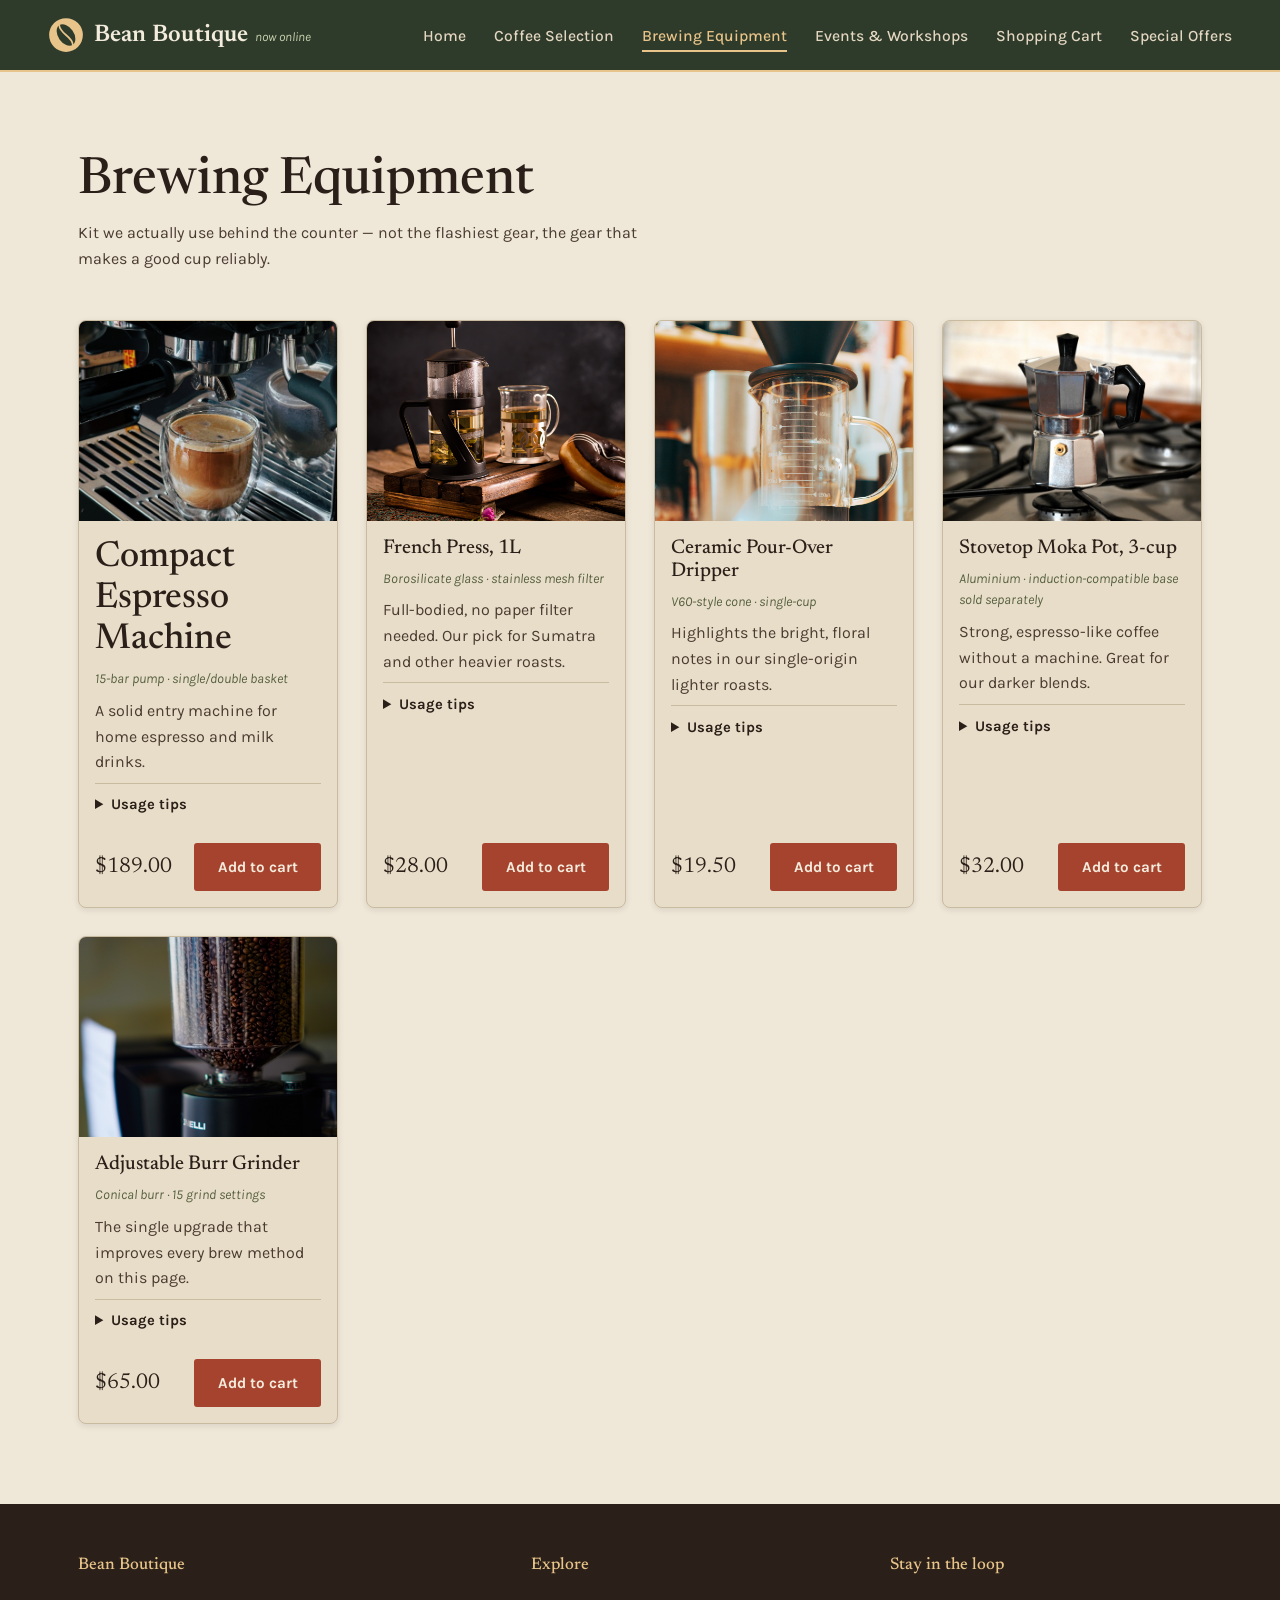
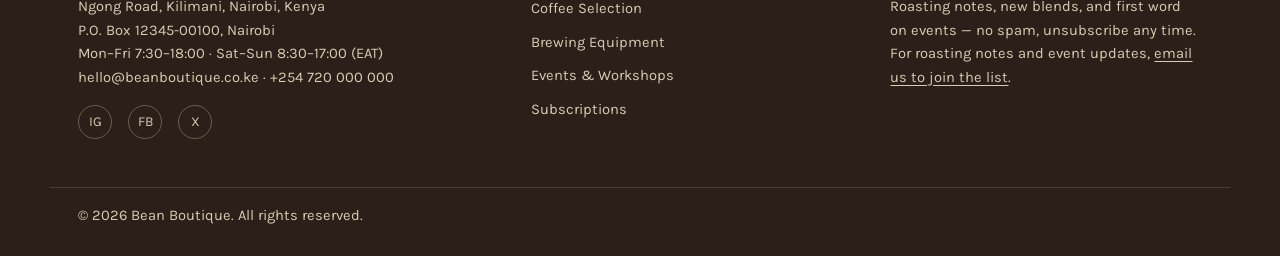
<file: Bean Boutique Coffee Shop/Brewing_equipment.html>
<!DOCTYPE html>
<html lang="en">
<head>
    <meta charset="UTF-8">
    <meta name="viewport" content="width=device-width, initial-scale=1.0">
    <title>Bean Boutique Brewing Equipment</title>
    <meta name="description" content="Espresso machines, French presses, and pour-over gear from Bean Boutique, with usage tips.">
    <link rel="stylesheet" href="style.css">
    <link rel="icon" href="images/logo.svg" type="image/svg+xml">
</head>
<body>
    <header class="site-header">
  <div class="site-header__bar">
      <a href="index.html" class="brand">
      <img src="images/logo.svg" alt="" class="brand__logo" width="36" height="36">
      <span class="brand__text">
        <span class="brand__name">Bean Boutique</span>
        <span class="brand__tagline">now online</span>
      </span>
    </a>
    <input type="checkbox" id="nav-toggle" class="nav-toggle">
    <label for="nav-toggle" class="nav-toggle-label">
      <span></span><span></span><span></span>
    </label>
    <nav class="primary-nav" aria-label="Primary">
      <ul>
        <li><a href="index.html">Home</a></li>
        <li><a href="Coffee_selection.html">Coffee Selection</a></li>
        <li><a href="Brewing_equipment.html" aria-current="page">Brewing Equipment</a></li>
        <li><a href="Events-workshops.html">Events & Workshops</a></li>
        <li><a href="Shopping_cart.html">Shopping Cart</a></li>
        <li><a href="offers_subscriptions.html">Special Offers</a></li>
      </ul>
    </nav>
  </div>
</header>

<main>
  <section class="section wrap">
    <div class="section-head">
      <h1>Brewing Equipment</h1>
      <p>Kit we actually use behind the counter — not the flashiest gear, the gear that makes a good cup reliably.</p>
    </div>

    <div class="card-grid">

      <article class="card" data-product-card data-name="Compact Espresso Machine">
        <div class="card__media">
           <img src="images/pexels-isaacgraphy-21853665.jpg" alt="Compact espresso machine pulling a shot" width="800" height="600" loading="lazy">
        </div>
        <div class="card__body">
          <h2>Compact Espresso Machine</h2>
          <p class="card__meta">15-bar pump · single/double basket</p>
          <p>A solid entry machine for home espresso and milk drinks.</p>
          <details class="usage-tips"><summary>Usage tips</summary><p>
            Preheat for 10 minutes before your first shot, and grind fresh — pre-ground coffee stales within days and flattens the flavour.
          </p></details>
          <div class="card__actions">
            <span class="card__price">$189.00</span>
            <a class="btn btn--primary" href="Shopping_cart.html?add=compact-espresso-machine" aria-label="Add Compact Espresso Machine to cart">Add to cart</a>

          </div>
        </div>
      </article>

      <article class="card" data-product-card data-name="French Press, 1L">
        <div class="card__media card__media--rust">
          <img src="images/pexels-hadis-12366321.jpg" alt="One-litre glass French press with coffee" width="800" height="600" loading="lazy">
        </div>
        <div class="card__body">
          <h3>French Press, 1L</h3>
          <p class="card__meta">Borosilicate glass · stainless mesh filter</p>
          <p>Full-bodied, no paper filter needed. Our pick for Sumatra and other heavier roasts.</p>
          <details class="usage-tips"><summary>Usage tips</summary><p>
            Use a coarse grind and steep for exactly 4 minutes, then plunge slowly. A grind that's too fine will clog the mesh and turn the cup bitter.
          </p></details>
          <div class="card__actions">
            <span class="card__price">$28.00</span>
            <a class="btn btn--primary" href="Shopping_cart.html?add=french-press-1l" aria-label="Add French Press, 1L to cart">Add to cart</a>

          </div>
        </div>
      </article>

      <article class="card" data-product-card data-name="Ceramic Pour-Over Dripper">
        <div class="card__media">
           <img src="images/pexels-fox-58267-9097038.jpg" alt="Ceramic pour-over dripper on a mug" width="800" height="600" loading="lazy">
        </div>
        <div class="card__body">
          <h3>Ceramic Pour-Over Dripper</h3>
          <p class="card__meta">V60-style cone · single-cup</p>
          <p>Highlights the bright, floral notes in our single-origin lighter roasts.</p>
          <details class="usage-tips"><summary>Usage tips</summary><p>
            Rinse the paper filter first to remove any papery taste, then pour in slow circles, starting from the centre and spiralling out.
          </p></details>
          <div class="card__actions">
            <span class="card__price">$19.50</span>
           <a class="btn btn--primary" href="Shopping_cart.html?add=ceramic-pour-over-dripper" aria-label="Add Ceramic Pour-Over Dripper to cart">Add to cart</a>

          </div>
        </div>
      </article>

      <article class="card" data-product-card data-name="Stovetop Moka Pot">
        <div class="card__media card__media--rust">
           <img src="images/pexels-giuseppe-de-bergolis-416966285-39296472.jpg" alt="Stovetop moka pot on a hob" width="800" height="600" loading="lazy">
        </div>
        <div class="card__body">
          <h3>Stovetop Moka Pot, 3-cup</h3>
          <p class="card__meta">Aluminium · induction-compatible base sold separately</p>
          <p>Strong, espresso-like coffee without a machine. Great for our darker blends.</p>
          <details class="usage-tips"><summary>Usage tips</summary><p>
            Use hot water in the base to start, and pull it off the heat as soon as you hear a gurgling hiss — that means it's finished.
          </p></details>
          <div class="card__actions">
            <span class="card__price">$32.00</span>
            <a class="btn btn--primary" href="Shopping_cart.html?add=stovetop-moka-pot" aria-label="Add Stovetop Moka Pot to cart">Add to cart</a>
          </div>
        </div>
      </article>

      <article class="card" data-product-card data-name="Adjustable Burr Grinder">
        <div class="card__media">
          <img src="images/pexels-kunal-lakhotia-781256899-21581639.jpg" alt="Adjustable burr coffee grinder" width="800" height="600" loading="lazy">
        </div>
        <div class="card__body">
          <h3>Adjustable Burr Grinder</h3>
          <p class="card__meta">Conical burr · 15 grind settings</p>
          <p>The single upgrade that improves every brew method on this page.</p>
          <details class="usage-tips"><summary>Usage tips</summary><p>
            Grind just before brewing, and match coarseness to method: coarse for French press, medium for filter, fine for espresso.
          </p></details>
          <div class="card__actions">
            <span class="card__price">$65.00</span>
            <a class="btn btn--primary" href="Shopping_cart.html?add=adjustable-burr-grinder" aria-label="Add Adjustable Burr Grinder to cart">Add to cart</a>
          </div>
        </div>
      </article>

    </div>
  </section>
</main>

<footer class="site-footer">
  <div class="site-footer__grid">
    <div>
      <h4>Bean Boutique</h4>
      <address>
        <p>Ngong Road, Kilimani, Nairobi, Kenya</p>
        <p>P.O. Box 12345-00100, Nairobi</p>
        <p>Mon–Fri 7:30–18:00 · Sat–Sun 8:30–17:00 (EAT)</p>
        <p>hello@beanboutique.co.ke · +254 720 000 000</p>
      </address>

      <div class="footer-social">
        <a href="#" aria-label="Bean Boutique on Instagram">IG</a>
        <a href="#" aria-label="Bean Boutique on Facebook">FB</a>
        <a href="#" aria-label="Bean Boutique on X">X</a>
      </div>
    </div>
    <div>
      <h4>Explore</h4>
      <ul>
        <li><a href="Coffee_selection.html">Coffee Selection</a></li>
        <li><a href="Brewing_equipment.html">Brewing Equipment</a></li>
        <li><a href="Events-workshops.html">Events & Workshops</a></li>
        <li><a href="offers_subscriptions.html">Subscriptions</a></li>
      </ul>
    </div>
    <div>
      <h4>Stay in the loop</h4>
      <p>Roasting notes, new blends, and first word on events — no spam, unsubscribe any time.</p>
      <p class="newsletter-note">For roasting notes and event updates, <a href="mailto:hello@beanboutique.co.ke?subject=Newsletter%20signup">email us to join the list</a>.</p>
    </div>
  </div>
  <div class="site-footer__base">
    <p>&copy; 2026 Bean Boutique. All rights reserved.</p>
  </div>
</footer>
<script src="site.js"></script>
</body>
</html>
</file>
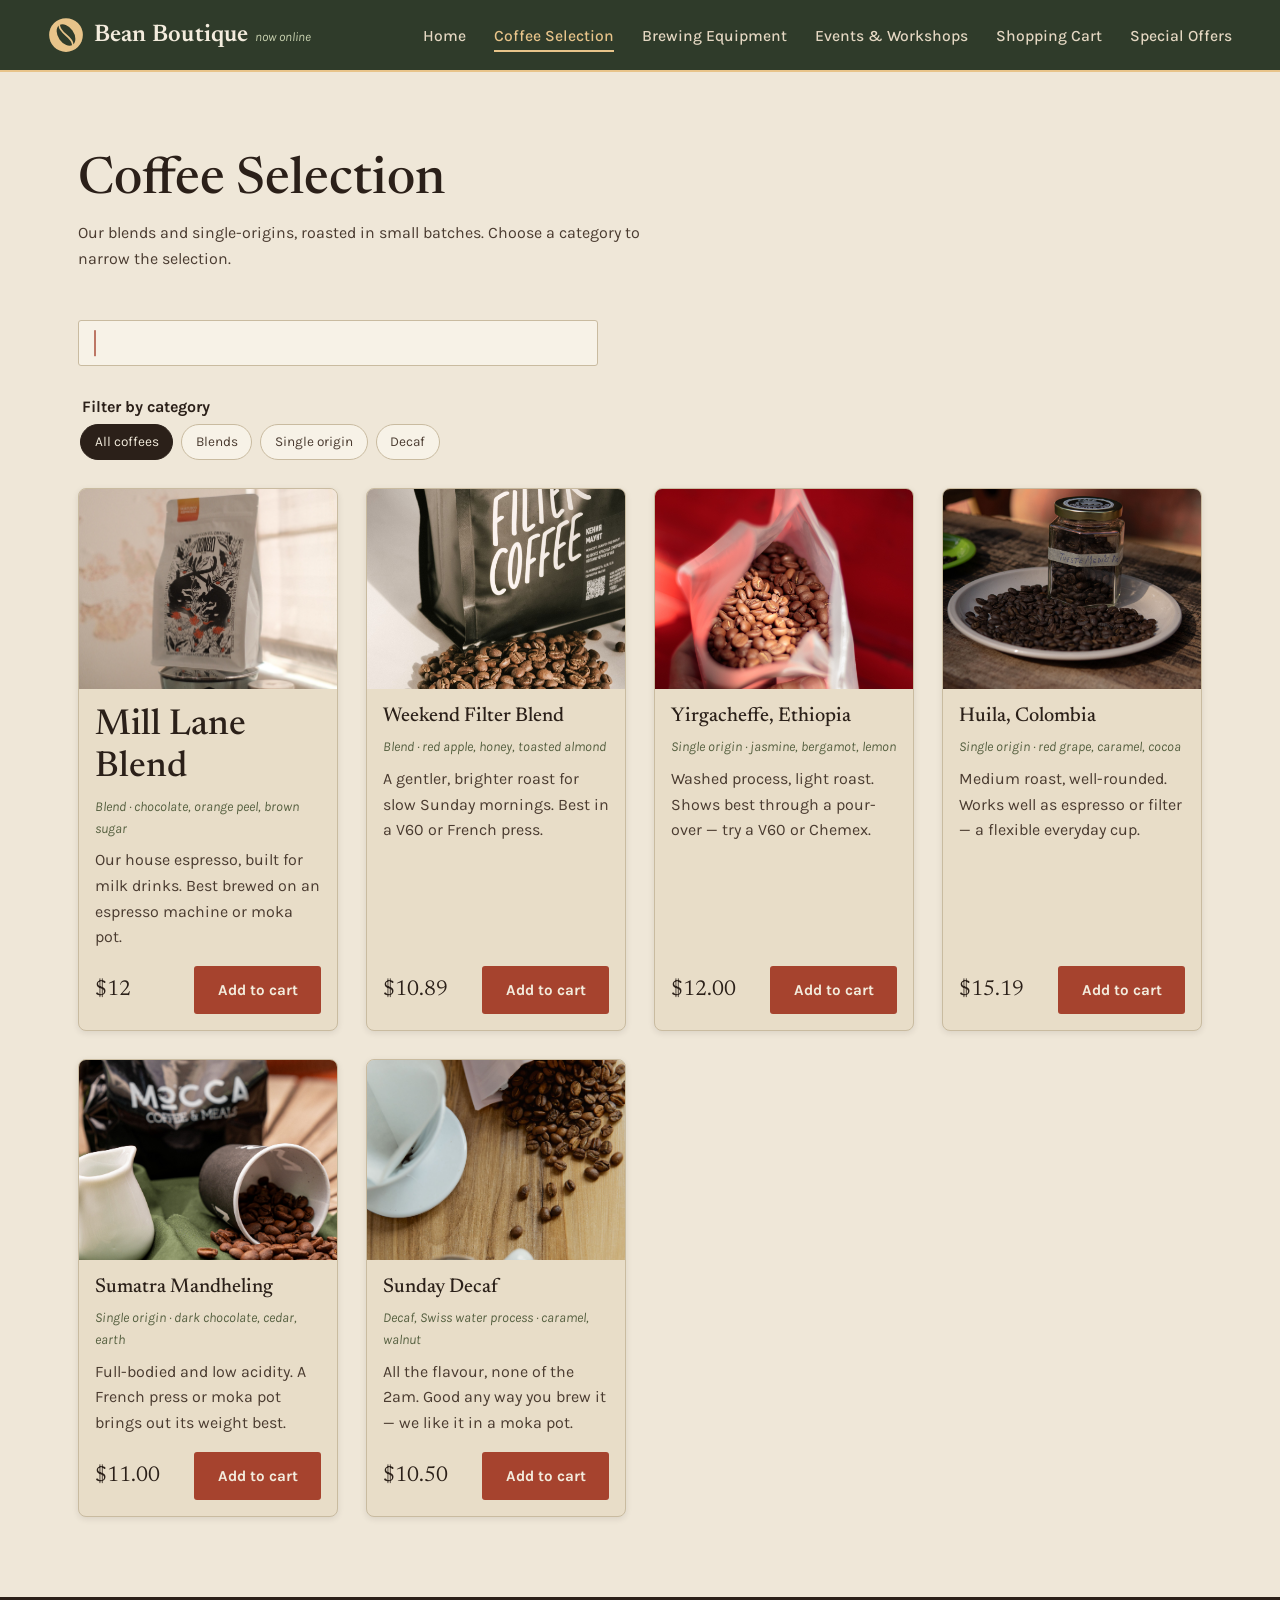
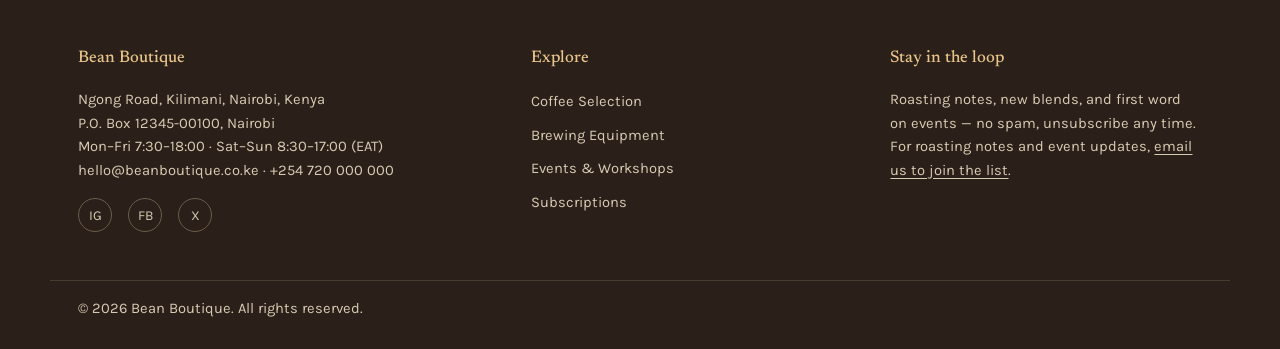
<file: Bean Boutique Coffee Shop/Coffee_selection.html>
<!DOCTYPE html>
<html lang="en">
<head>
    <meta charset="UTF-8">
    <meta name="viewport" content="width=device-width, initial-scale=1.0">
    <title>Bean Boutique Coffee selection</title>
    <meta name="description" content="Browse Bean Boutique's blends and single-origin coffees, with tasting notes and brew recommendations.">
    <link rel="stylesheet" href="style.css">
    <link rel="icon" href="images/logo.svg" type="image/svg+xml">
</head>
<body>
    <header class="site-header">
  <div class="site-header__bar">
      <a href="index.html" class="brand">
      <img src="images/logo.svg" alt="" class="brand__logo" width="36" height="36">
      <span class="brand__text">
        <span class="brand__name">Bean Boutique</span>
        <span class="brand__tagline">now online</span>
      </span>
    </a>
    <input type="checkbox" id="nav-toggle" class="nav-toggle">
    <label for="nav-toggle" class="nav-toggle-label">
      <span></span><span></span><span></span>
    </label>
    <nav class="primary-nav" aria-label="Primary">
      <ul>
        <li><a href="index.html">Home</a></li>
        <li><a href="Coffee_selection.html" aria-current="page">Coffee Selection</a></li>
        <li><a href="Brewing_equipment.html">Brewing Equipment</a></li>
        <li><a href="Events-workshops.html">Events & Workshops</a></li>
        <li><a href="Shopping_cart.html">Shopping Cart</a></li>
        <li><a href="offers_subscriptions.html">Special Offers</a></li>
      </ul>
    </nav>
  </div>
</header>

<main>
  <section class="section wrap catalog">
    <div class="section-head">
      <h1>Coffee Selection</h1>
      <p>Our blends and single-origins, roasted in small batches. Choose a category to narrow the selection.</p>
    </div>

    <!-- PLUG-IN 2: animated text search box -->
    <div class="search-box" role="search">
      <label for="coffee-search" class="sr-only">Search coffees</label>
      <input type="search" id="coffee-search" list="coffee-names" placeholder=" " autocomplete="off">
      <span class="search-ghost" aria-hidden="true">Search coffees, flavours, brewing…</span>
      <datalist id="coffee-names">
        <option value="Mill Lane Blend">
        <option value="Weekend Filter Blend">
        <option value="Yirgacheffe, Ethiopia">
        <option value="Huila, Colombia">
        <option value="Sumatra Mandheling">
        <option value="Sunday Decaf">
      </datalist>
    </div>

    <!-- PLUG-IN 1: catalogue-style category filter -->
    <fieldset class="filter-bar">
      <legend>Filter by category</legend>
      <input type="radio" name="coffee-filter" id="filter-all" checked>
      <label class="filter-tag" for="filter-all">All coffees</label>
      <input type="radio" name="coffee-filter" id="filter-blend">
      <label class="filter-tag" for="filter-blend">Blends</label>
      <input type="radio" name="coffee-filter" id="filter-single-origin">
      <label class="filter-tag" for="filter-single-origin">Single origin</label>
      <input type="radio" name="coffee-filter" id="filter-decaf">
      <label class="filter-tag" for="filter-decaf">Decaf</label>
    </fieldset>

    <div class="card-grid">

      <article class="card" data-product-card data-name="Mill Lane Blend" data-tag="blend">
        <div class="card__media">
          <img src="images/pexels-emmanuel-lozano-2162928042-38648015.jpg" alt="Bag of Mill Lane Blend espresso beans" width="800" height="600" loading="lazy">
        </div>
        <div class="card__body">
          <h2>Mill Lane Blend</h2>
          <p class="card__meta">Blend · chocolate, orange peel, brown sugar</p>
          <p>Our house espresso, built for milk drinks. Best brewed on an espresso machine or moka pot.</p>
          <div class="card__actions">
            <span class="card__price">$12</span>
            <a class="btn btn--primary" href="Shopping_cart.html?add=mill-lane-blend" aria-label="Add Mill Lane Blend to cart">Add to cart</a>
          </div>
        </div>
      </article>

      <article class="card" data-product-card data-name="Weekend Filter Blend" data-tag="blend">
        <div class="card__media">
          <img src="images/pexels-vitalyagorbachev-11712547.jpg" alt="Bag of Weekend Filter Blend coffee beans" width="800" height="600" loading="lazy">
        </div>
        <div class="card__body">
          <h3>Weekend Filter Blend</h3>
          <p class="card__meta">Blend · red apple, honey, toasted almond</p>
          <p>A gentler, brighter roast for slow Sunday mornings. Best in a V60 or French press.</p>
          <div class="card__actions">
            <span class="card__price">$10.89</span>
           <a class="btn btn--primary" href="Shopping_cart.html?add=weekend-filter-blend" aria-label="Add Weekend Filter Blend to cart">Add to cart</a>

          </div>
        </div>
      </article>

      <article class="card" data-product-card data-name="Yirgacheffe, Ethiopia" data-tag="single-origin">
        <div class="card__media card__media--rust">
          <img src="images/pexels-rodrigo-ortega-2044210904-29317659.jpg" alt="Light roast Yirgacheffe coffee beans from Ethiopia" width="800" height="600" loading="lazy">
        </div>
        <div class="card__body">
          <h3>Yirgacheffe, Ethiopia</h3>
          <p class="card__meta">Single origin · jasmine, bergamot, lemon</p>
          <p>Washed process, light roast. Shows best through a pour-over — try a V60 or Chemex.</p>
          <div class="card__actions">
            <span class="card__price">$12.00</span>
            <a class="btn btn--primary" href="Shopping_cart.html?add=yirgacheffe-ethiopia" aria-label="Add Yirgacheffe, Ethiopia to cart">Add to cart</a>
          </div>
        </div>
      </article>

      <article class="card" data-product-card data-name="Huila, Colombia" data-tag="single-origin">
        <div class="card__media card__media--rust">
          <img src="images/pexels-alejandro-romero-1827694095-29733422.jpg" alt="Medium roast Huila coffee beans from Colombia" width="800" height="600" loading="lazy">
        </div>
        <div class="card__body">
          <h3>Huila, Colombia</h3>
          <p class="card__meta">Single origin · red grape, caramel, cocoa</p>
          <p>Medium roast, well-rounded. Works well as espresso or filter — a flexible everyday cup.</p>
          <div class="card__actions">
            <span class="card__price">$15.19</span>
           <a class="btn btn--primary" href="Shopping_cart.html?add=huila-colombia" aria-label="Add Huila, Colombia to cart">Add to cart</a>
          </div>
        </div>
      </article>

      <article class="card" data-product-card data-name="Sumatra Mandheling" data-tag="single-origin">
        <div class="card__media card__media--rust">
           <img src="images/pexels-lucaspalito-22222977.jpg" alt="Dark roast Sumatra Mandheling coffee beans" width="800" height="600" loading="lazy">
        </div>
        <div class="card__body">
          <h3>Sumatra Mandheling</h3>
          <p class="card__meta">Single origin · dark chocolate, cedar, earth</p>
          <p>Full-bodied and low acidity. A French press or moka pot brings out its weight best.</p>
          <div class="card__actions">
            <span class="card__price">$11.00</span>
            <a class="btn btn--primary" href="Shopping_cart.html?add=sumatra-mandheling" aria-label="Add Sumatra Mandheling to cart">Add to cart</a>

          </div>
        </div>
      </article>

      <article class="card" data-product-card data-name="Sunday Decaf" data-tag="decaf">
        <div class="card__media">
          <img src="images/pexels-darina-belonogova-8004552.jpg" alt="Bag of Sunday Decaf coffee beans" width="800" height="600" loading="lazy">
        </div>
        <div class="card__body">
          <h3>Sunday Decaf</h3>
          <p class="card__meta">Decaf, Swiss water process · caramel, walnut</p>
          <p>All the flavour, none of the 2am. Good any way you brew it — we like it in a moka pot.</p>
          <div class="card__actions">
            <span class="card__price">$10.50</span>
            <a class="btn btn--primary" href="Shopping_cart.html?add=sunday-decaf" aria-label="Add Sunday Decaf to cart">Add to cart</a>
          </div>
        </div>
      </article>

    </div>
  </section>
</main>

<footer class="site-footer">
  <div class="site-footer__grid">
    <div>
      <h4>Bean Boutique</h4>
      <address>
        <p>Ngong Road, Kilimani, Nairobi, Kenya</p>
        <p>P.O. Box 12345-00100, Nairobi</p>
        <p>Mon–Fri 7:30–18:00 · Sat–Sun 8:30–17:00 (EAT)</p>
        <p>hello@beanboutique.co.ke · +254 720 000 000</p>
      </address>
      <div class="footer-social">
        <a href="#" aria-label="Bean Boutique on Instagram">IG</a>
        <a href="#" aria-label="Bean Boutique on Facebook">FB</a>
        <a href="#" aria-label="Bean Boutique on X">X</a>
      </div>
    </div>
    <div>
      <h4>Explore</h4>
      <ul>
        <li><a href="Coffee_selection.html">Coffee Selection</a></li>
        <li><a href="Brewing_equipment.html">Brewing Equipment</a></li>
        <li><a href="Events-workshops.html">Events & Workshops</a></li>
        <li><a href="offers_subscriptions.html">Subscriptions</a></li>
      </ul>
    </div>
    <div>
      <h4>Stay in the loop</h4>
      <p>Roasting notes, new blends, and first word on events — no spam, unsubscribe any time.</p>
      <p class="newsletter-note">For roasting notes and event updates, <a href="mailto:hello@beanboutique.co.ke?subject=Newsletter%20signup">email us to join the list</a>.</p>
    </div>
  </div>
  <div class="site-footer__base">
    <p>&copy; 2026 Bean Boutique. All rights reserved.</p>

  </div>
</footer>
<script src="site.js"></script>
</body>
</html>
</file>
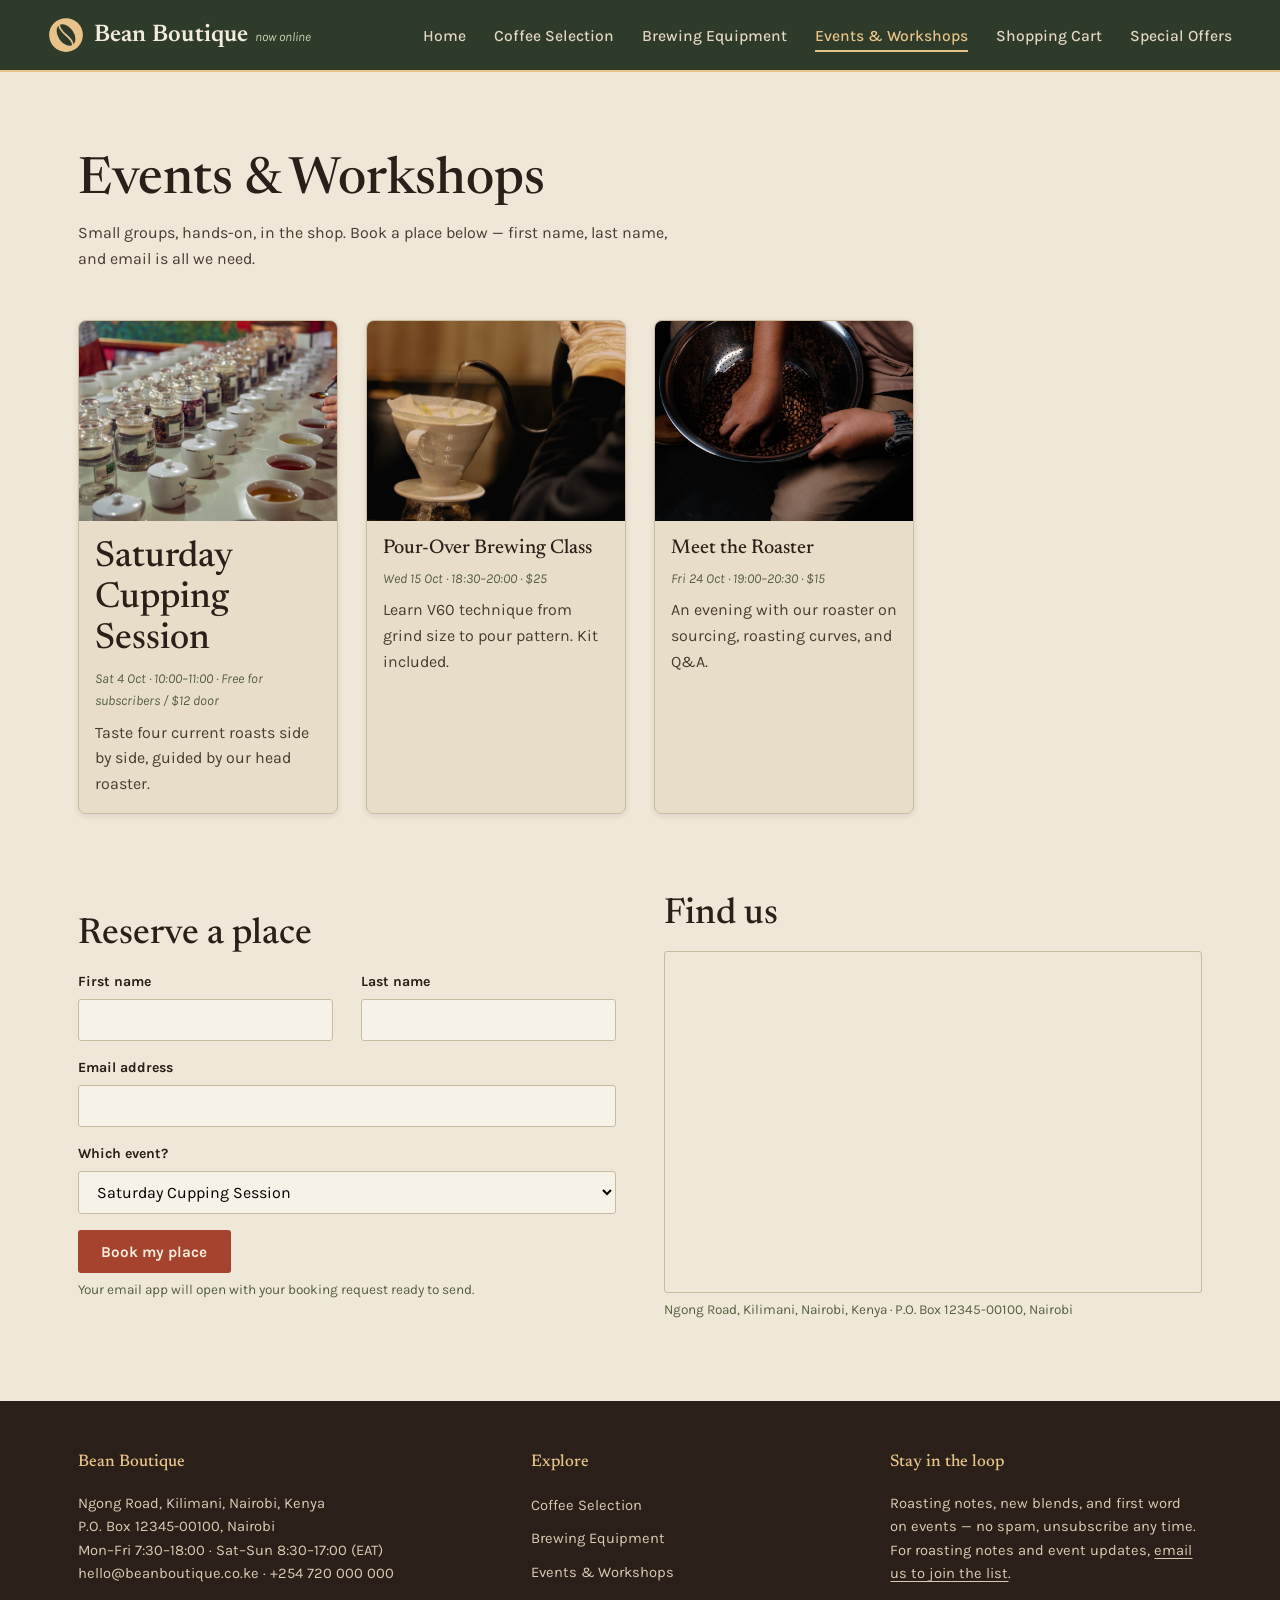
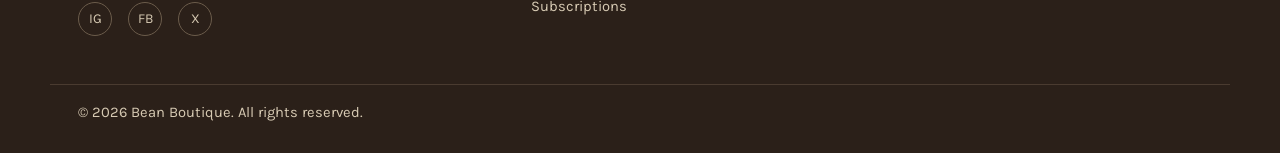
<file: Bean Boutique Coffee Shop/Events-workshops.html>
<!DOCTYPE html>
<html lang="en">
<head>
    <meta charset="UTF-8">
    <meta name="viewport" content="width=device-width, initial-scale=1.0">
    <title>Bean Boutique Events & Workshops</title>
    <meta name="description" content="Upcoming coffee tastings, brewing classes, and meet-the-roaster events at Bean Boutique.">
    <link rel="stylesheet" href="style.css">
    <link rel="icon" href="images/logo.svg" type="image/svg+xml">
</head>
<body>
    <header class="site-header">
  <div class="site-header__bar">
      <a href="index.html" class="brand">
      <img src="images/logo.svg" alt="" class="brand__logo" width="36" height="36">
      <span class="brand__text">
        <span class="brand__name">Bean Boutique</span>
        <span class="brand__tagline">now online</span>
      </span>
    </a>
    <input type="checkbox" id="nav-toggle" class="nav-toggle">
    <label for="nav-toggle" class="nav-toggle-label">
      <span></span><span></span><span></span>
    </label>
    <nav class="primary-nav" aria-label="Primary">
      <ul>
        <li><a href="index.html">Home</a></li>
        <li><a href="Coffee_selection.html">Coffee Selection</a></li>
        <li><a href="Brewing_equipment.html">Brewing Equipment</a></li>
        <li><a href="Events-workshops.html" aria-current="page">Events & Workshops</a></li>
        <li><a href="Shopping_cart.html">Shopping Cart</a></li>
        <li><a href="offers_subscriptions.html">Special Offers</a></li>
      </ul>
    </nav>
  </div>
</header>

<main>
  <section class="section wrap">
    <div class="section-head">
      <h1>Events & Workshops</h1>
      <p>Small groups, hands-on, in the shop. Book a place below — first name, last name, and email is all we need.</p>
    </div>

    <div class="card-grid mb-xl">
      <article class="card">
        <div class="card__media">
          <img src="images/pexels-milivigerova-5984730.jpg" alt="Coffee cups lined up for a cupping session" width="800" height="600" loading="lazy">
        </div>
        <div class="card__body">
          <h2>Saturday Cupping Session</h2>
          <p class="card__meta">Sat 4 Oct · 10:00–11:00 · Free for subscribers / $12 door</p>
          <p>Taste four current roasts side by side, guided by our head roaster.</p>
        </div>
      </article>
      <article class="card">
        <div class="card__media card__media--rust">
           <img src="images/pexels-roopsarkar-35710567.jpg" alt="Barista pouring water over a V60 pour-over dripper" width="800" height="600" loading="lazy">
        </div>
        <div class="card__body">
          <h3>Pour-Over Brewing Class</h3>
          <p class="card__meta">Wed 15 Oct · 18:30–20:00 · $25</p>
          <p>Learn V60 technique from grind size to pour pattern. Kit included.</p>
        </div>
      </article>
      <article class="card">
        <div class="card__media">
          <img src="images/pexels-cripsdog-8152492-1.jpg" alt="Coffee roaster checking freshly roasted beans" width="800" height="600" loading="lazy">
        </div>
        <div class="card__body">
          <h3>Meet the Roaster</h3>
          <p class="card__meta">Fri 24 Oct · 19:00–20:30 · $15</p>
          <p>An evening with our roaster on sourcing, roasting curves, and Q&amp;A.</p>
        </div>
      </article>
    </div>

    <div class="split">
      <div>
        <h2 class="mb-sm">Reserve a place</h2>
        <form class="form-grid" action="mailto:hello@beanboutique.co.ke?subject=Event%20booking%20request" method="post" enctype="text/plain">
  <div class="field">
    <label for="first-name">First name</label>
    <input type="text" id="first-name" name="First name" autocomplete="given-name" required>
  </div>
  <div class="field">
    <label for="last-name">Last name</label>
    <input type="text" id="last-name" name="Last name" autocomplete="family-name" required>
  </div>
  <div class="field full">
    <label for="reg-email">Email address</label>
    <input type="email" id="reg-email" name="Email" autocomplete="email" required>
  </div>
  <div class="field full">
    <label for="event-choice">Which event?</label>
    <select id="event-choice" name="Event">
      <option>Saturday Cupping Session</option>
      <option>Pour-Over Brewing Class</option>
      <option>Meet the Roaster</option>
    </select>
  </div>
  <div class="full">
    <button type="submit" class="btn btn--primary">Book my place</button>
    <p class="form-note">Your email app will open with your booking request ready to send.</p>
  </div>
</form>
      </div>

      <!-- PLUGIN: interactive map -->
      <div>
        <h2 class="mb-sm">Find us</h2>
        <div class="map-embed">
          <iframe
            title="Map showing Bean Boutique's location on Ngong Road, Kilimani, Nairobi"
            src="https://www.openstreetmap.org/export/embed.html?bbox=36.7800%2C-1.2960%2C36.7900%2C-1.2900&layer=mapnik&marker=-1.2930%2C36.7850"
            loading="lazy">
          </iframe>
        </div>
        <p class="form-note">Ngong Road, Kilimani, Nairobi, Kenya · P.O. Box 12345-00100, Nairobi</p>
      </div>
    </div>

  </section>
</main>

<footer class="site-footer">
  <div class="site-footer__grid">
    <div>
      <h4>Bean Boutique</h4>
      <address>
        <p>Ngong Road, Kilimani, Nairobi, Kenya</p>
        <p>P.O. Box 12345-00100, Nairobi</p>
        <p>Mon–Fri 7:30–18:00 · Sat–Sun 8:30–17:00 (EAT)</p>
        <p>hello@beanboutique.co.ke · +254 720 000 000</p>
      </address>

      <div class="footer-social">
        <a href="#" aria-label="Bean Boutique on Instagram">IG</a>
        <a href="#" aria-label="Bean Boutique on Facebook">FB</a>
        <a href="#" aria-label="Bean Boutique on X">X</a>
      </div>
    </div>
    <div>
      <h4>Explore</h4>
      <ul>
        <li><a href="Coffee_selection.html">Coffee Selection</a></li>
        <li><a href="Brewing_equipment.html">Brewing Equipment</a></li>
        <li><a href="Events-workshops.html">Events & Workshops</a></li>
        <li><a href="offers_subscriptions.html">Subscriptions</a></li>
      </ul>
    </div>
    <div>
      <h4>Stay in the loop</h4>
      <p>Roasting notes, new blends, and first word on events — no spam, unsubscribe any time.</p>
      <p class="newsletter-note">For roasting notes and event updates, <a href="mailto:hello@beanboutique.co.ke?subject=Newsletter%20signup">email us to join the list</a>.</p>
    </div>
  </div>
  <div class="site-footer__base">
    <p>&copy; 2026 Bean Boutique. All rights reserved.</p>
  </div>
</footer>
<script src="site.js"></script>
</body>
</html>
</file>
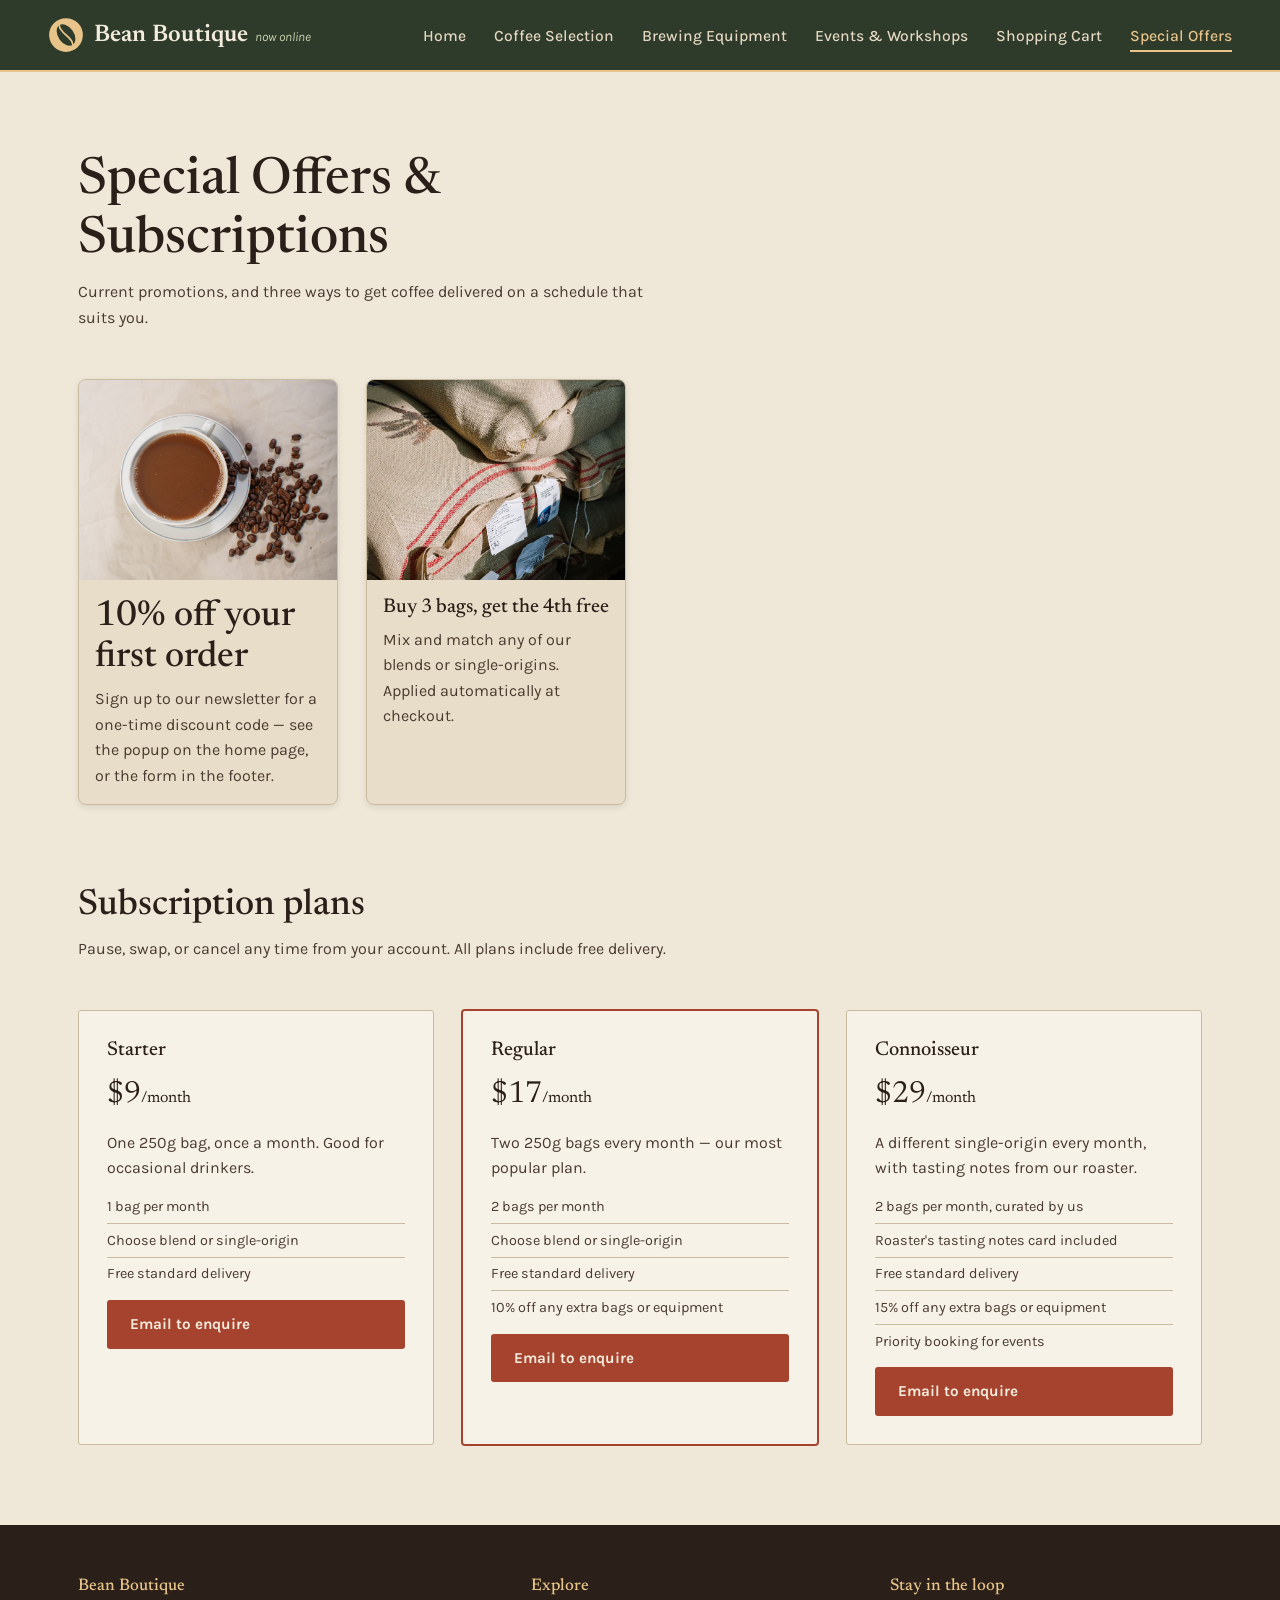
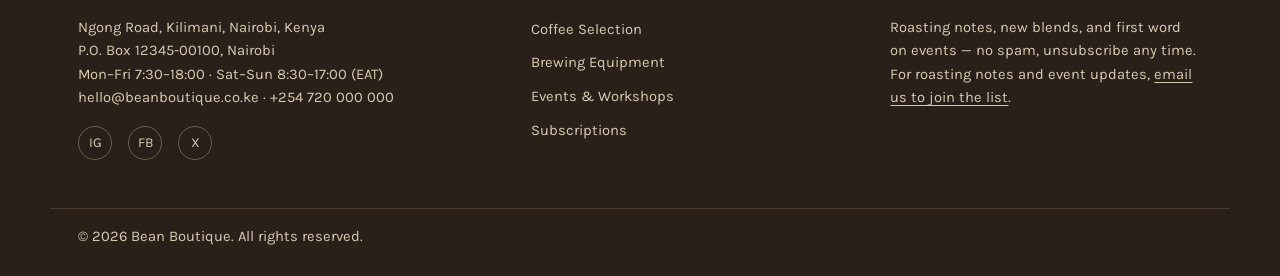
<file: Bean Boutique Coffee Shop/offers_subscriptions.html>
<!DOCTYPE html>
<html lang="en">
<head>
<meta charset="UTF-8">
<meta name="viewport" content="width=device-width, initial-scale=1.0">
<title>Special Offers & Subscriptions — Bean Boutique</title>
<meta name="description" content="Current promotions and coffee subscription plans from Bean Boutique.">
<link rel="stylesheet" href="style.css">
<link rel="icon" href="images/logo.svg" type="image/svg+xml">
</head>
<body>

<header class="site-header">
  <div class="site-header__bar">
      <a href="index.html" class="brand">
      <img src="images/logo.svg" alt="" class="brand__logo" width="36" height="36">
      <span class="brand__text">
        <span class="brand__name">Bean Boutique</span>
        <span class="brand__tagline">now online</span>
      </span>
    </a>
    <input type="checkbox" id="nav-toggle" class="nav-toggle">
    <label for="nav-toggle" class="nav-toggle-label">
      <span></span><span></span><span></span>
    </label>
    <nav class="primary-nav" aria-label="Primary">
      <ul>
        <li><a href="index.html">Home</a></li>
        <li><a href="Coffee_selection.html">Coffee Selection</a></li>
        <li><a href="Brewing_equipment.html">Brewing Equipment</a></li>
        <li><a href="Events-workshops.html">Events & Workshops</a></li>
        <li><a href="Shopping_cart.html">Shopping Cart</a></li>
        <li><a href="offers_subscriptions.html" aria-current="page">Special Offers</a></li>
      </ul>
    </nav>
  </div>
</header>

<main>
  <section class="section wrap">
    <div class="section-head">
      <h1>Special Offers & Subscriptions</h1>
      <p>Current promotions, and three ways to get coffee delivered on a schedule that suits you.</p>
    </div>

    <div class="card-grid mb-xl">
      <article class="card">
        <div class="card__media card__media--rust">
          <img src="images/pexels-erickfoto-36673070.jpg" alt="Fresh coffee beans and a cup on a table" width="800" height="600" loading="lazy">
        </div>
        <div class="card__body">
          <h2>10% off your first order</h2>
          <p>Sign up to our newsletter for a one-time discount code — see the popup on the home page, or the form in the footer.</p>
        </div>
      </article>
      <article class="card">
        <div class="card__media">
          <img src="images/pexels-cottonbro-4820737.jpg" alt="Four bags of coffee beans stacked together" width="800" height="600" loading="lazy">
        </div>
        <div class="card__body">
          <h3>Buy 3 bags, get the 4th free</h3>
          <p>Mix and match any of our blends or single-origins. Applied automatically at checkout.</p>
        </div>
      </article>
    </div>

    <div class="section-head">
      <h2>Subscription plans</h2>
      <p>Pause, swap, or cancel any time from your account. All plans include free delivery.</p>
    </div>

    <div class="pricing-grid">
      <div class="pricing-card">
        <h3>Starter</h3>
        <p class="pricing-card__price">$9<span class="price-unit">/month</span></p>
        <p>One 250g bag, once a month. Good for occasional drinkers.</p>
        <ul>
          <li>1 bag per month</li>
          <li>Choose blend or single-origin</li>
          <li>Free standard delivery</li>
        </ul>
        <a class="btn btn--primary" href="mailto:hello@beanboutique.co.ke?subject=Product%20enquiry%3A%20Starter%20Subscription&amp;body=Hello%20Bean%20Boutique%2C%20I%20am%20interested%20in%20Starter%20Subscription%20%28%C2%A39.00%29.">Email to enquire</a>
      </div>

      <div class="pricing-card pricing-card--featured">
        <h3>Regular</h3>
        <p class="pricing-card__price">$17<span class="price-unit">/month</span></p>
        <p>Two 250g bags every month — our most popular plan.</p>
        <ul>
          <li>2 bags per month</li>
          <li>Choose blend or single-origin</li>
          <li>Free standard delivery</li>
          <li>10% off any extra bags or equipment</li>
        </ul>
        <a class="btn btn--primary" href="mailto:hello@beanboutique.co.ke?subject=Product%20enquiry%3A%20Regular%20Subscription&amp;body=Hello%20Bean%20Boutique%2C%20I%20am%20interested%20in%20Regular%20Subscription%20%28%C2%A317.00%29.">Email to enquire</a>
      </div>

      <div class="pricing-card">
        <h3>Connoisseur</h3>
        <p class="pricing-card__price">$29<span class="price-unit">/month</span></p>
        <p>A different single-origin every month, with tasting notes from our roaster.</p>
        <ul>
          <li>2 bags per month, curated by us</li>
          <li>Roaster's tasting notes card included</li>
          <li>Free standard delivery</li>
          <li>15% off any extra bags or equipment</li>
          <li>Priority booking for events</li>
        </ul>
        <a class="btn btn--primary" href="mailto:hello@beanboutique.co.ke?subject=Product%20enquiry%3A%20Connoisseur%20Subscription&amp;body=Hello%20Bean%20Boutique%2C%20I%20am%20interested%20in%20Connoisseur%20Subscription%20%28%C2%A329.00%29.">Email to enquire</a>
      </div>
    </div>

  </section>
</main>

<footer class="site-footer">
  <div class="site-footer__grid">
    <div>
      <h4>Bean Boutique</h4>
      <address>
        <p>Ngong Road, Kilimani, Nairobi, Kenya</p>
        <p>P.O. Box 12345-00100, Nairobi</p>
        <p>Mon–Fri 7:30–18:00 · Sat–Sun 8:30–17:00 (EAT)</p>
        <p>hello@beanboutique.co.ke · +254 720 000 000</p>
      </address>

      <div class="footer-social">
        <a href="#" aria-label="Bean Boutique on Instagram">IG</a>
        <a href="#" aria-label="Bean Boutique on Facebook">FB</a>
        <a href="#" aria-label="Bean Boutique on X">X</a>
      </div>
    </div>
    <div>
      <h4>Explore</h4>
      <ul>
        <li><a href="Coffee_selection.html">Coffee Selection</a></li>
        <li><a href="Brewing_equipment.html">Brewing Equipment</a></li>
        <li><a href="Events-workshops.html">Events & Workshops</a></li>
        <li><a href="offers_subscriptions.html">Subscriptions</a></li>
      </ul>
    </div>
    <div>
      <h4>Stay in the loop</h4>
      <p>Roasting notes, new blends, and first word on events — no spam, unsubscribe any time.</p>
      <p class="newsletter-note">For roasting notes and event updates, <a href="mailto:hello@beanboutique.co.ke?subject=Newsletter%20signup">email us to join the list</a>.</p>
    </div>
  </div>
  <div class="site-footer__base">
    <p>&copy; 2026 Bean Boutique. All rights reserved.</p>
  </div>
</footer>
<script src="site.js"></script>
</body>
</html>
</file>
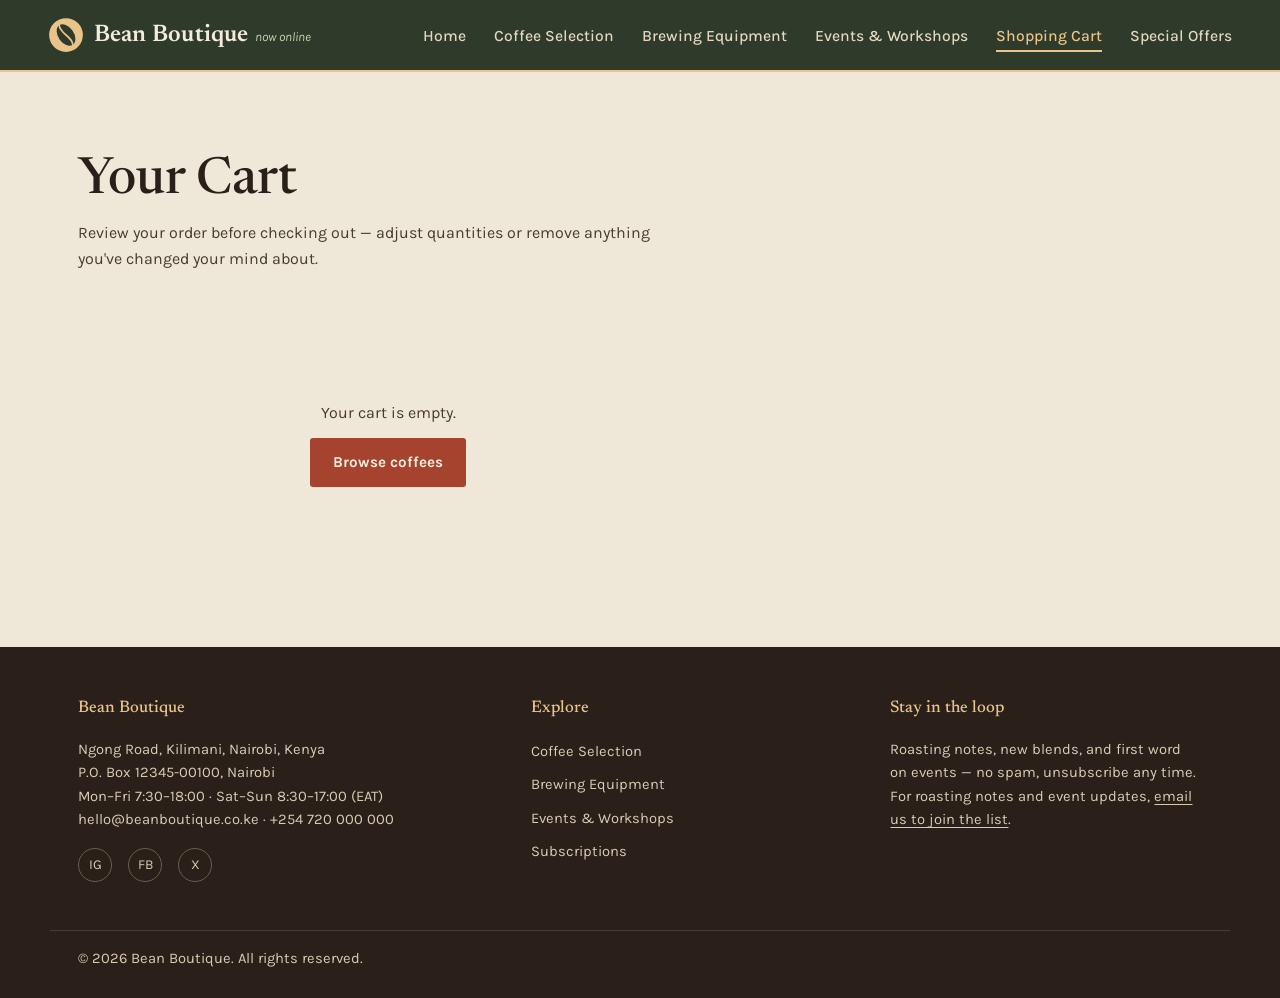
<file: Bean Boutique Coffee Shop/Shopping_cart.html>
<!DOCTYPE html>
<html lang="en">
<head>
<meta charset="UTF-8">
<meta name="viewport" content="width=device-width, initial-scale=1.0">
<title>Bean Boutique Shopping Cart</title>
<meta name="description" content="Review your Bean Boutique order before checkout.">
<link rel="stylesheet" href="style.css">
<link rel="icon" href="images/logo.svg" type="image/svg+xml">
</head>
<body>

<header class="site-header">
  <div class="site-header__bar">
      <a href="index.html" class="brand">
      <img src="images/logo.svg" alt="" class="brand__logo" width="36" height="36">
      <span class="brand__text">
        <span class="brand__name">Bean Boutique</span>
        <span class="brand__tagline">now online</span>
      </span>
    </a>
    <input type="checkbox" id="nav-toggle" class="nav-toggle">
    <label for="nav-toggle" class="nav-toggle-label">
      <span></span><span></span><span></span>
    </label>
    <nav class="primary-nav" aria-label="Primary">
      <ul>
        <li><a href="index.html">Home</a></li>
        <li><a href="Coffee_selection.html">Coffee Selection</a></li>
        <li><a href="Brewing_equipment.html">Brewing Equipment</a></li>
        <li><a href="Events-workshops.html">Events & Workshops</a></li>
        <li><a href="Shopping_cart.html" aria-current="page">Shopping Cart</a></li>
        <li><a href="offers_subscriptions.html">Special Offers</a></li>
      </ul>
    </nav>
  </div>
</header>

<main>
  <section class="section wrap">
    <div class="section-head">
      <h1>Your Cart</h1>
      <p>Review your order before checking out — adjust quantities or remove anything you've changed your mind about.</p>
    </div>

    <div id="cart-empty" class="cart-empty">
      <p>Your cart is empty.</p>
      <p class="mt-sm"><a href="Coffee_selection.html" class="btn btn--primary">Browse coffees</a></p>
    </div>

    <div id="cart-table-box" hidden>
      <table class="cart-table">
        <thead>
          <tr>
            <th>Item</th>
            <th>Price</th>
            <th>Qty</th>
            <th>Line total</th>
            <th></th>
          </tr>
        </thead>
        <tbody id="cart-table-body"></tbody>
      </table>

      <div class="cart-summary">
        <div class="cart-summary__row">
          <span>Subtotal</span><span id="cart-subtotal">$0.00</span>
        </div>
        <div class="cart-summary__row">
          <span>Delivery</span><span id="cart-delivery">$0.00</span>
        </div>
        <div class="cart-summary__row total">
          <span>Total</span><span id="cart-total">$0.00</span>
        </div>
        <button class="btn btn--primary btn--block" disabled>
          Proceed to checkout
        </button>
        <p class="form-note"><p class="form-note">Online checkout is launching soon — for now, place your order by email and we'll confirm availability.</p>
      </div>
    </div>
  </section>
</main>

<footer class="site-footer">
  <div class="site-footer__grid">
    <div>
      <h4>Bean Boutique</h4>
      <address>
        <p>Ngong Road, Kilimani, Nairobi, Kenya</p>
        <p>P.O. Box 12345-00100, Nairobi</p>
        <p>Mon–Fri 7:30–18:00 · Sat–Sun 8:30–17:00 (EAT)</p>
        <p>hello@beanboutique.co.ke · +254 720 000 000</p>
      </address>
      <div class="footer-social">
        <a href="#" aria-label="Bean Boutique on Instagram">IG</a>
        <a href="#" aria-label="Bean Boutique on Facebook">FB</a>
        <a href="#" aria-label="Bean Boutique on X">X</a>
      </div>
    </div>
    <div>
      <h4>Explore</h4>
      <ul>
        <li><a href="Coffee_selection.html">Coffee Selection</a></li>
        <li><a href="Brewing_equipment.html">Brewing Equipment</a></li>
        <li><a href="Events-workshops.html">Events & Workshops</a></li>
        <li><a href="offers_subscriptions.html">Subscriptions</a></li>
      </ul>
    </div>
    <div>
      <h4>Stay in the loop</h4>
      <p>Roasting notes, new blends, and first word on events — no spam, unsubscribe any time.</p>
      <p class="newsletter-note">For roasting notes and event updates, <a href="mailto:hello@beanboutique.co.ke?subject=Newsletter%20signup">email us to join the list</a>.</p>
    </div>
  </div>
  <div class="site-footer__base">
    <p>&copy; 2026 Bean Boutique. All rights reserved.</p>
  </div>
</footer>

<script src="site.js"></script>
</body>
</html>
</file>
<file: Bean Boutique Coffee Shop/style.css>
/* 1. FONTS ================================================= */
@import url('https://fonts.googleapis.com/css2?family=Newsreader:ital,opsz,wght@0,6..72,400;0,6..72,500;0,6..72,600;1,6..72,400&family=Karla:wght@400;500;700&display=swap');


/* 2. DESIGN TOKENS ========================================= */
:root {
  /* Colours */
  --ink:          #2B2019;   /* espresso brown, main text and footer */
  --ink-soft:     #4A3B30;   /* secondary text */
  --base:         #EFE7D8;   /* page background (linen) */
  --base-light:   #F7F2E7;   /* light surfaces */
  --card:         #E8DDC8;   /* card background */
  --rust:         #A6432E;   /* main accent, buttons */
  --rust-dark:    #832F1E;   /* hover state of rust */
  --moss:         #566040;   /* green text accent */
  --taupe:        #C9BBA0;   /* borders and dividers */
  --cream-text:   #F3ECDD;   /* text on dark backgrounds */
  --forest:       #2F3B2A;   /* navigation bar */
  --forest-dark:  #1F2A1C;   /* mobile menu edge */
  --sage-light:   #C9D2B0;   /* tagline on the green bar */
  --sand:         #E8C48A;   /* gold highlights */
  --sage:         #DDE3C8;   /* soft green section band */
  --sage-edge:    #C3CCA6;   /* border of the sage band */

  /* Fonts */
  --font-display: 'Newsreader', 'Iowan Old Style', Georgia, serif;
  --font-body:    'Karla', 'Helvetica Neue', Arial, sans-serif;

  /* Spacing */
  --space-xs: 0.5rem;
  --space-sm: 1rem;
  --space-md: 1.75rem;
  --space-lg: 3rem;
  --space-xl: 5rem;

  /* Layout */
  --content-width: 1180px;
  --border-radius: 3px;
}


/* 3. RESET AND BASE ELEMENTS =============================== */
*, *::before, *::after { box-sizing: border-box; }

html, body { margin: 0; padding: 0; }
html { scroll-padding-top: 5rem; }

body {
  background-color: var(--base);
  color: var(--ink);
  font-family: var(--font-body);
  font-size: 1rem;
  line-height: 1.6;
  -webkit-font-smoothing: antialiased;
  padding-top: 4.5rem;            
}

img { max-width: 100%; display: block; }
a { color: inherit; text-decoration: none; }
ul { list-style: none; margin: 0; padding: 0; }
h1, h2, h3, h4, p { margin: 0; }
button { font-family: inherit; cursor: pointer; }
input { font-family: inherit; font-size: 1rem; }

/* Visible keyboard focus */
a:focus-visible,
button:focus-visible,
input:focus-visible {
  outline: 2px solid var(--rust);
  outline-offset: 2px;
}

/* Headings and paragraphs */
h1, h2, h3 {
  font-family: var(--font-display);
  font-weight: 500;
  color: var(--ink);
  line-height: 1.15;
}
h1 { font-size: clamp(2.1rem, 4vw, 3.4rem); }
h2 { font-size: clamp(1.6rem, 2.8vw, 2.3rem); }
h3 { font-size: 1.25rem; }
p  { max-width: 62ch; color: var(--ink-soft); }


/* 4. LAYOUT HELPERS ======================================== */
.wrap {
  max-width: var(--content-width);
  margin-inline: auto;
  padding-inline: var(--space-md);
}

.section { padding-block: var(--space-xl); }
.section--flush-top { padding-top: 0; }
.section--sage {
  background-color: var(--sage);
  border-top: 1px solid var(--sage-edge);
  border-bottom: 1px solid var(--sage-edge);
}

.section-head { max-width: 60ch; margin-bottom: var(--space-lg); }
.section-head p { margin-top: 0.6rem; }

/* Two columns: text beside a photo */
.split {
  display: grid;
  grid-template-columns: 1fr 1fr;
  gap: var(--space-lg);
  align-items: center;
}
.split__media {
  width: auto;
  max-width: 100%;
  height: auto;
  max-height: 520px;
  margin-inline: auto;
  border-radius: 8px;
  box-shadow: 0 2px 6px rgba(43, 32, 25, 0.10);
  display: block;
}

/* Visually hidden, still read by screen readers */
.sr-only {
  position: absolute;
  width: 1px;
  height: 1px;
  padding: 0;
  margin: -1px;
  overflow: hidden;
  clip: rect(0, 0, 0, 0);
  white-space: nowrap;
  border: 0;
}


/* 5. BUTTONS =============================================== */
.btn {
  display: inline-block;
  font-family: var(--font-body);
  font-weight: 700;
  font-size: 0.95rem;
  padding: 0.7rem 1.4rem;
  border-radius: var(--border-radius);
  border: 1px solid transparent;
  transition: background-color 0.18s ease, color 0.18s ease, border-color 0.18s ease;
}
.btn--primary {
  background-color: var(--rust);
  color: var(--cream-text);
}
.btn--primary:hover { background-color: var(--rust-dark); }

.btn--outline {
  background-color: transparent;
  border-color: var(--ink);
  color: var(--ink);
}
.btn--outline:hover {
  background-color: var(--ink);
  color: var(--cream-text);
}

/* Outline button on a dark background */
.btn--light {
  border-color: var(--cream-text);
  color: var(--cream-text);
}
.btn--light:hover {
  background-color: var(--cream-text);
  color: var(--ink);
}

.btn--block { width: 100%; margin-top: var(--space-sm); }


/* 6. HEADER AND NAVIGATION ================================= */
.site-header {
  background-color: var(--forest);
  border-bottom: 2px solid var(--sand);
  position: fixed;
  top: 0;
  left: 0;
  right: 0;
  width: 100%;
  z-index: 50;
}
.site-header__bar {
  display: flex;
  align-items: center;
  justify-content: space-between;
  gap: var(--space-md);
  padding: var(--space-sm) var(--space-lg);
}

/* Logo and tagline */
.brand {
  display: flex;
  align-items: center;
  gap: 0.6rem;
}
.brand__text {
  display: flex;
  align-items: baseline;
  gap: 0.4rem;
}
.brand__logo {
  width: 2.25rem;
  height: 2.25rem;
}

.brand__name {
  font-family: var(--font-display);
  font-size: 1.5rem;
  font-weight: 600;
  color: var(--cream-text);
  letter-spacing: 0.01em;
}
.brand__tagline {
  font-family: var(--font-body);
  font-size: 0.8rem;
  font-style: italic;
  color: var(--sage-light);
}

/* Menu links */
.primary-nav { display: flex; }
.primary-nav ul {
  display: flex;
  gap: var(--space-md);
}
.primary-nav a {
  position: relative;
  font-size: 0.98rem;
  font-weight: 500;
  color: #E4D7C2;
  padding-block: 0.35rem;
  transition: color 0.18s ease;
}
/* Underline that grows from the left on hover */
.primary-nav a::after {
  content: "";
  position: absolute;
  left: 0;
  bottom: -2px;
  height: 2px;
  width: 0;
  background-color: var(--sand);
  transition: width 0.22s ease;
}
.primary-nav a:hover,
.primary-nav a:focus-visible { color: #FFFFFF; }
.primary-nav a:hover::after,
.primary-nav a:focus-visible::after { width: 100%; }

/* Current page */
.primary-nav a[aria-current="page"] { color: var(--sand); }
.primary-nav a[aria-current="page"]::after {
  width: 100%;
  background-color: var(--sand);
}

/* Focus ring on the green bar */
.site-header a:focus-visible,
.nav-toggle:focus-visible + .nav-toggle-label {
  outline: 2px solid var(--sand);
  outline-offset: 2px;
}

/* Mobile menu button (checkbox technique, no JavaScript) */
.nav-toggle {
  position: absolute;
  width: 1px;
  height: 1px;
  padding: 0;
  margin: -1px;
  overflow: hidden;
  clip: rect(0, 0, 0, 0);
  white-space: nowrap;
  border: 0;
}
.nav-toggle-label {
  display: none;                    
  flex-direction: column;
  gap: 5px;
  cursor: pointer;
  padding: 0.4rem;
}
.nav-toggle-label span {
  display: block;
  width: 24px;
  height: 2px;
  background-color: var(--cream-text);
  transition: transform 0.2s ease, opacity 0.2s ease;
}


/* 7. FOOTER ================================================ */
.site-footer {
  background-color: var(--ink);
  color: var(--cream-text);
  padding-block: var(--space-lg) var(--space-md);
}
.site-footer__grid {
  max-width: var(--content-width);
  margin-inline: auto;
  padding-inline: var(--space-md);
  display: grid;
  grid-template-columns: 1.3fr 1fr 1fr;
  gap: var(--space-lg);
}
.site-footer h4 {
  font-family: var(--font-display);
  font-size: 1.05rem;
  font-weight: 500;
  color: var(--sand);
  margin-bottom: var(--space-sm);
}
.site-footer p,
.site-footer address {
  font-style: normal;
  font-size: 0.92rem;
  color: #D8CBB4;
  max-width: 34ch;
}
.site-footer address,
.site-footer address p { max-width: 42ch; }
.site-footer ul li { margin-bottom: 0.5rem; }

.site-footer a {
  font-size: 0.92rem;
  color: #D8CBB4;
  border-bottom: 1px solid transparent;
  transition: border-color 0.18s ease, color 0.18s ease;
}
.site-footer a:hover,
.site-footer a:focus-visible {
  color: var(--cream-text);
  border-color: var(--sand);
}
.newsletter-note a {
  text-decoration: underline;
  text-underline-offset: 3px;
}

/* Social icons */
.footer-social {
  display: flex;
  gap: var(--space-sm);
  margin-top: var(--space-sm);
}
.footer-social a {
  width: 34px;
  height: 34px;
  border: 1px solid #6B5C4B;
  border-radius: 50%;
  display: flex;
  align-items: center;
  justify-content: center;
  font-size: 0.85rem;
}
.footer-social a:hover { border-color: var(--rust); }

/* Copyright line */
.site-footer__base {
  max-width: var(--content-width);
  margin: var(--space-lg) auto 0;
  padding: var(--space-sm) var(--space-md) 0;
  border-top: 1px solid var(--ink-soft);
  display: flex;
  justify-content: space-between;
  font-size: 0.8rem;
  color: #9C8C77;
}
.site-footer__base p { max-width: none; }


/* 8. HOME PAGE ============================================= */

/* --- Hero slideshow (CSS animation, no JavaScript) --- */
.hero {
  position: relative;
  overflow: hidden;
  min-height: 78vh;
  display: flex;
  align-items: flex-end;
  background-color: var(--ink);
}
.hero__slide {
  position: absolute;
  inset: 0;
  opacity: 0;
  visibility: hidden;
  display: flex;
  align-items: flex-end;
  animation: slideFade 15s infinite;
}
.hero__slide--1 {
  background: linear-gradient(150deg, #6B4A34 0%, #3A281D 100%);
  animation-delay: 0s;
}
.hero__slide--2 {
  background: linear-gradient(150deg, #5B6647 0%, #2B2F20 100%);
  animation-delay: 5s;
}
.hero__slide--3 {
  background: linear-gradient(150deg, #7A4430 0%, #2B2019 100%);
  animation-delay: 10s;
}
.hero__slide img {
  flex: 0 0 50%;
  width: 50%;
  height: 100%;
  object-fit: cover;
  object-position: center;
}

.hero__content {
  flex: 1;
  position: relative;
  z-index: 2;
  color: var(--cream-text);
  padding: var(--space-xl) var(--space-md);
  max-width: 640px;
}
.hero__content h1 { color: var(--cream-text); }
.hero__content p { color: #E4D7C2; margin-top: var(--space-sm); }
.hero__cta {
  display: flex;
  gap: var(--space-sm);
  margin-top: var(--space-md);
}

@keyframes slideFade {
  0%   { opacity: 0; visibility: hidden; }
  3%   { opacity: 1; visibility: visible; }
  30%  { opacity: 1; visibility: visible; }
  33%  { opacity: 0; visibility: hidden; }
  100% { opacity: 0; visibility: hidden; }
}

/* --- Welcome popup (CSS only, appears after a short delay) --- */
.modal-toggle {
  position: absolute;
  width: 1px;
  height: 1px;
  margin: -1px;
  overflow: hidden;
  clip: rect(0, 0, 0, 0);
  border: 0;
}
.modal-toggle:checked ~ .welcome-modal { display: none; }

.welcome-modal {
  position: fixed;
  inset: 0;
  z-index: 100;
  display: flex;
  align-items: center;
  justify-content: center;
  padding: var(--space-sm);
  animation: modalIn 0.4s ease 1.5s both;
}
@keyframes modalIn {
  from { opacity: 0; visibility: hidden; }
  to   { opacity: 1; visibility: visible; }
}
.welcome-modal__backdrop {
  position: absolute;
  inset: 0;
  background: rgba(43, 32, 25, 0.65);
  cursor: pointer;
}
.welcome-modal__box {
  position: relative;
  width: 100%;
  max-width: 440px;
  padding: var(--space-lg) var(--space-md) var(--space-md);
  background: var(--base-light);
  border: 1px solid var(--taupe);
  border-top: 4px solid var(--rust);
  border-radius: var(--border-radius);
  text-align: center;
}
.welcome-modal__box p { margin: 0.6rem auto var(--space-sm); }
.welcome-modal__close {
  position: absolute;
  top: 0.4rem;
  right: 0.7rem;
  font-size: 1.8rem;
  line-height: 1;
  cursor: pointer;
  color: var(--ink-soft);
}
.welcome-modal__form {
  display: flex;
  flex-direction: column;
  gap: 0.6rem;
}
.welcome-modal__form input {
  padding: 0.8rem 1rem;
  border: 1px solid var(--taupe);
  border-radius: var(--border-radius);
  background: #fff;
}
.welcome-modal__skip {
  display: inline-block;
  margin-top: var(--space-sm);
  font-size: 0.85rem;
  color: var(--ink-soft);
  text-decoration: underline;
  cursor: pointer;
}
.modal-toggle:focus-visible ~ .welcome-modal .welcome-modal__close {
  outline: 2px solid var(--rust);
  outline-offset: 2px;
}


/* 9. CARDS ================================================= */
.card-grid {
  display: grid;
  grid-template-columns: repeat(auto-fill, minmax(260px, 1fr));
  gap: var(--space-md);
}
.card {
  background-color: var(--card);
  border: 1px solid var(--taupe);
  border-radius: 8px;
  overflow: hidden;
  display: flex;
  flex-direction: column;
  box-shadow: 0 2px 6px rgba(43, 32, 25, 0.10);
  transition: transform 0.2s ease, box-shadow 0.2s ease;
}
.card:hover {
  transform: translateY(-4px);
  box-shadow: 0 10px 22px rgba(43, 32, 25, 0.18);
}

/* Picture area: works for <img class="card__media"> and <div class="card__media"><img></div> */
.card__media {
  height: 200px;
  width: 100%;
  flex: none;
  overflow: hidden;
  object-fit: cover;
  object-position: center;
  display: block;
}
.card__media img {
  width: 100%;
  height: 100%;
  object-fit: cover;
  object-position: center;
}
/* Photo-only cards (community section) fill the card */
.card:has(> .card__media:only-child) { height: 100%; }
.card:has(> .card__media:only-child) .card__media { height: 100%; }

/* Text area */
.card__body {
  display: flex;
  flex-direction: column;
  gap: 0.5rem;
  flex: 1;
  padding: var(--space-sm);
}
.card__meta {
  font-size: 0.85rem;
  font-style: italic;
  color: var(--moss);
}
.card__actions {
  display: flex;
  align-items: center;
  justify-content: space-between;
  gap: var(--space-sm);
  margin-top: auto;                 
  padding-top: var(--space-xs);
}
.card__price {
  font-family: var(--font-display);
  font-size: 1.35rem;
  color: var(--ink);
}


/* 10. COFFEE SELECTION ===================================== */

/* Category filter (CSS only: radio buttons + :has) */
.filter-bar {
  display: flex;
  flex-wrap: wrap;
  align-items: center;
  gap: 0.5rem;
  margin-bottom: var(--space-md);
  padding: 0;
  border: 0;
}
.filter-bar legend {
  width: 100%;
  margin-bottom: 0.25rem;
  font-weight: 700;
}
.filter-bar input {
  position: absolute;
  width: 1px;
  height: 1px;
  opacity: 0;
}
.filter-tag {
  display: inline-block;
  padding: 0.4rem 0.85rem;
  border: 1px solid var(--taupe);
  border-radius: 999px;
  font-size: 0.85rem;
  background: var(--base-light);
  color: var(--ink-soft);
  cursor: pointer;
}
.filter-bar input:checked + .filter-tag {
  background: var(--ink);
  color: var(--cream-text);
  border-color: var(--ink);
}
.filter-bar input:focus-visible + .filter-tag {
  outline: 3px solid var(--rust);
  outline-offset: 2px;
}
.catalog:has(#filter-blend:checked) [data-tag]:not([data-tag="blend"]),
.catalog:has(#filter-single-origin:checked) [data-tag]:not([data-tag="single-origin"]),
.catalog:has(#filter-decaf:checked) [data-tag]:not([data-tag="decaf"]) {
  display: none;
}

/* Search box with animated typing hint */
.search-box {
  position: relative;
  max-width: 520px;
  margin-bottom: var(--space-md);
}
.search-box input {
  width: 100%;
  padding: 0.8rem 1rem;
  border: 1px solid var(--taupe);
  border-radius: var(--border-radius);
  background: var(--base-light);
  color: var(--ink);
}
.search-ghost {
  position: absolute;
  left: 1rem;
  top: 50%;
  transform: translateY(-50%);
  pointer-events: none;
  color: var(--ink-soft);
  opacity: 0.7;
  white-space: nowrap;
  overflow: hidden;
  width: 0;
  border-right: 2px solid var(--rust);
  animation: typing 5s steps(34) infinite, caret 0.8s steps(1) infinite;
}
@keyframes typing {
  0%       { width: 0; }
  60%, 85% { width: 34ch; }
  100%     { width: 0; }
}
@keyframes caret {
  50% { border-color: transparent; }
}
/* Hide the hint while the box is focused or has text in it */
.search-box input:focus ~ .search-ghost,
.search-box input:not(:placeholder-shown) ~ .search-ghost {
  display: none;
}


/* 11. BREWING EQUIPMENT ==================================== */
.usage-tips {
  border-top: 1px solid var(--taupe);
  color: var(--ink-soft);
  font-size: 0.92rem;
}
.usage-tips summary {
  padding: 0.6rem 0;
  font-weight: 700;
  color: var(--ink);
  cursor: pointer;
}
.usage-tips p { padding-bottom: 0.6rem; }


/* 12. EVENTS =============================================== */

/* Registration form */
.form-grid {
  display: grid;
  grid-template-columns: 1fr 1fr;
  gap: var(--space-sm) var(--space-md);
  max-width: 640px;
}
.form-grid .full { grid-column: 1 / -1; }
.field {
  display: flex;
  flex-direction: column;
  gap: 0.35rem;
}
.field label {
  font-size: 0.88rem;
  font-weight: 700;
  color: var(--ink);
}
.field input,
.field select {
  padding: 0.65rem 0.9rem;
  border: 1px solid var(--taupe);
  border-radius: var(--border-radius);
  background: var(--base-light);
  font-family: inherit;
  font-size: 1rem;
}
.field select:focus-visible {
  outline: 2px solid var(--rust);
  outline-offset: 2px;
}
.form-note {
  font-size: 0.85rem;
  color: var(--moss);
  margin-top: 0.4rem;
}

/* Map */
.map-embed {
  border: 1px solid var(--taupe);
  border-radius: var(--border-radius);
  overflow: hidden;
}
.map-embed iframe {
  width: 100%;
  height: 340px;
  border: 0;
  display: block;
}


/* 13. SHOPPING CART ======================================== */
.cart-table {
  width: 100%;
  border-collapse: collapse;
  margin-bottom: var(--space-md);
}
.cart-table th,
.cart-table td {
  text-align: left;
  padding: 0.9rem 0.6rem;
  border-bottom: 1px solid var(--taupe);
}
.cart-table th {
  font-size: 0.8rem;
  text-transform: uppercase;
  letter-spacing: 0.04em;
  color: var(--moss);
}
.cart-table__remove {
  background: none;
  border: none;
  color: var(--rust-dark);
  font-weight: 700;
}
.qty-input {                        
  width: 56px;
  padding: 0.3rem;
  border: 1px solid var(--taupe);
  border-radius: var(--border-radius);
}

.cart-summary {
  max-width: 320px;
  margin-left: auto;
  padding: var(--space-md);
  background-color: var(--base-light);
  border: 1px solid var(--taupe);
  border-radius: var(--border-radius);
}
.cart-summary__row {
  display: flex;
  justify-content: space-between;
  margin-bottom: 0.5rem;
}
.cart-summary__row.total {
  font-weight: 700;
  border-top: 1px solid var(--taupe);
  padding-top: 0.6rem;
}
.cart-empty {
  text-align: center;
  padding: var(--space-xl) 0;
  color: var(--moss);
}


/* 14. SPECIAL OFFERS ======================================= */
.pricing-grid {
  display: grid;
  grid-template-columns: repeat(auto-fit, minmax(240px, 1fr));
  gap: var(--space-md);
}
.pricing-card {
  display: flex;
  flex-direction: column;
  gap: 0.6rem;
  padding: var(--space-md);
  background-color: var(--base-light);
  border: 1px solid var(--taupe);
  border-radius: var(--border-radius);
}
.pricing-card--featured {
  border-color: var(--rust);
  box-shadow: 0 0 0 1px var(--rust);
}
.pricing-card__price {
  font-family: var(--font-display);
  font-size: 1.9rem;
  color: var(--ink);
}
.pricing-card ul li {
  padding: 0.3rem 0;
  border-top: 1px solid var(--taupe);
  font-size: 0.9rem;
  color: var(--ink-soft);
}
.pricing-card ul li:first-child { border-top: none; }


/* 15. UTILITY CLASSES ====================================== */
.mt-sm { margin-top: 0.8rem; }
.mb-sm { margin-bottom: var(--space-sm); }
.mb-xl { margin-bottom: var(--space-xl); }
.price-unit { font-size: 1rem; }
.is-hidden { display: none; }       


/* 16. RESPONSIVE BREAKPOINTS =============================
   Largest to smallest, so smaller screens override larger. */

/* Tablet and below: collapse the menu into a button */
@media (max-width: 1150px) {
  .nav-toggle-label { display: flex; }

  .primary-nav {
    position: absolute;
    top: 100%;
    left: 0;
    right: 0;
    flex-direction: column;
    padding: var(--space-sm) var(--space-md);
    background-color: var(--forest);
    border-bottom: 1px solid var(--forest-dark);
    transform: translateY(-8px);
    opacity: 0;
    pointer-events: none;
    transition: transform 0.2s ease, opacity 0.2s ease;
  }
  .primary-nav ul {
    flex-direction: column;
    gap: var(--space-sm);
  }
  .nav-toggle:checked ~ .primary-nav {
    transform: translateY(0);
    opacity: 1;
    pointer-events: auto;
  }

  /* Hamburger turns into an X when open */
  .nav-toggle:checked ~ .nav-toggle-label span:nth-child(1) { transform: translateY(7px) rotate(45deg); }
  .nav-toggle:checked ~ .nav-toggle-label span:nth-child(2) { opacity: 0; }
  .nav-toggle:checked ~ .nav-toggle-label span:nth-child(3) { transform: translateY(-7px) rotate(-45deg); }
}

@media (max-width: 860px) {
  .site-footer__grid { grid-template-columns: 1fr 1fr; }
  .site-footer__grid > :first-child { grid-column: 1 / -1; }
}

@media (max-width: 760px) {
  .split { grid-template-columns: 1fr; }

  .hero { min-height: 600px; }
  .hero__slide {
    flex-direction: column;
    align-items: stretch;
  }
  .hero__slide img { flex: 0 0 40%; width: 100%; }
  .hero__content { max-width: none; padding: var(--space-md); }
}

@media (max-width: 560px) {
  :root {
    --space-lg: 2.25rem;
    --space-xl: 3.25rem;
  }
  .site-footer__grid { grid-template-columns: 1fr; }
  .site-footer__base { flex-direction: column; gap: 0.4rem; }
  .form-grid { grid-template-columns: 1fr; }
  .cart-table { font-size: 0.85rem; }
  .card-grid { grid-template-columns: 1fr; }
  .search-box { max-width: 100%; }
  .search-ghost { font-size: 0.9rem; }
}


/* 17. REDUCED MOTION ======================================= */
@media (prefers-reduced-motion: reduce) {
  * {
    animation-duration: 0.001ms !important;
    transition-duration: 0.001ms !important;
  }
  .hero__slide { animation: none; }
  .hero__slide--1 { position: relative; opacity: 1; visibility: visible; }
  .hero__slide--2,
  .hero__slide--3 { display: none; }
  .search-ghost { animation: none; width: 34ch; border-right: 0; }
}
</file>
